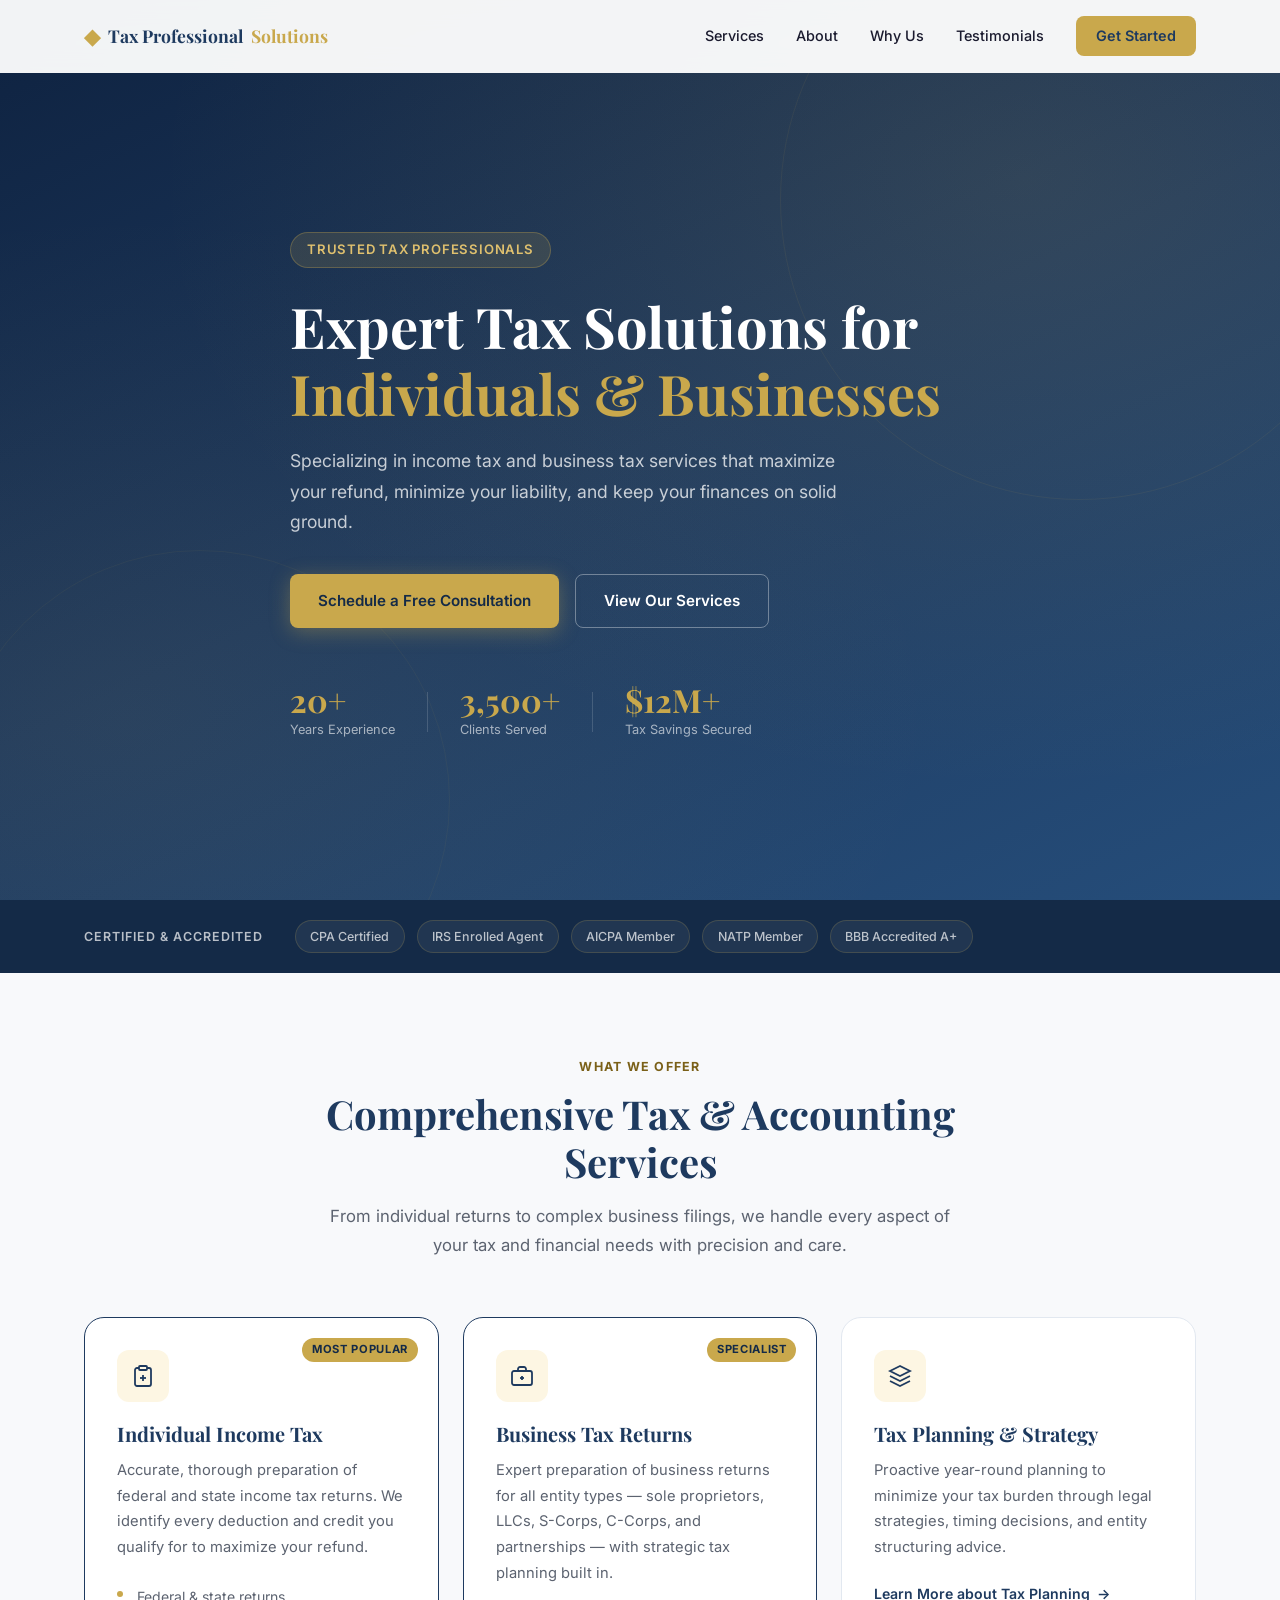
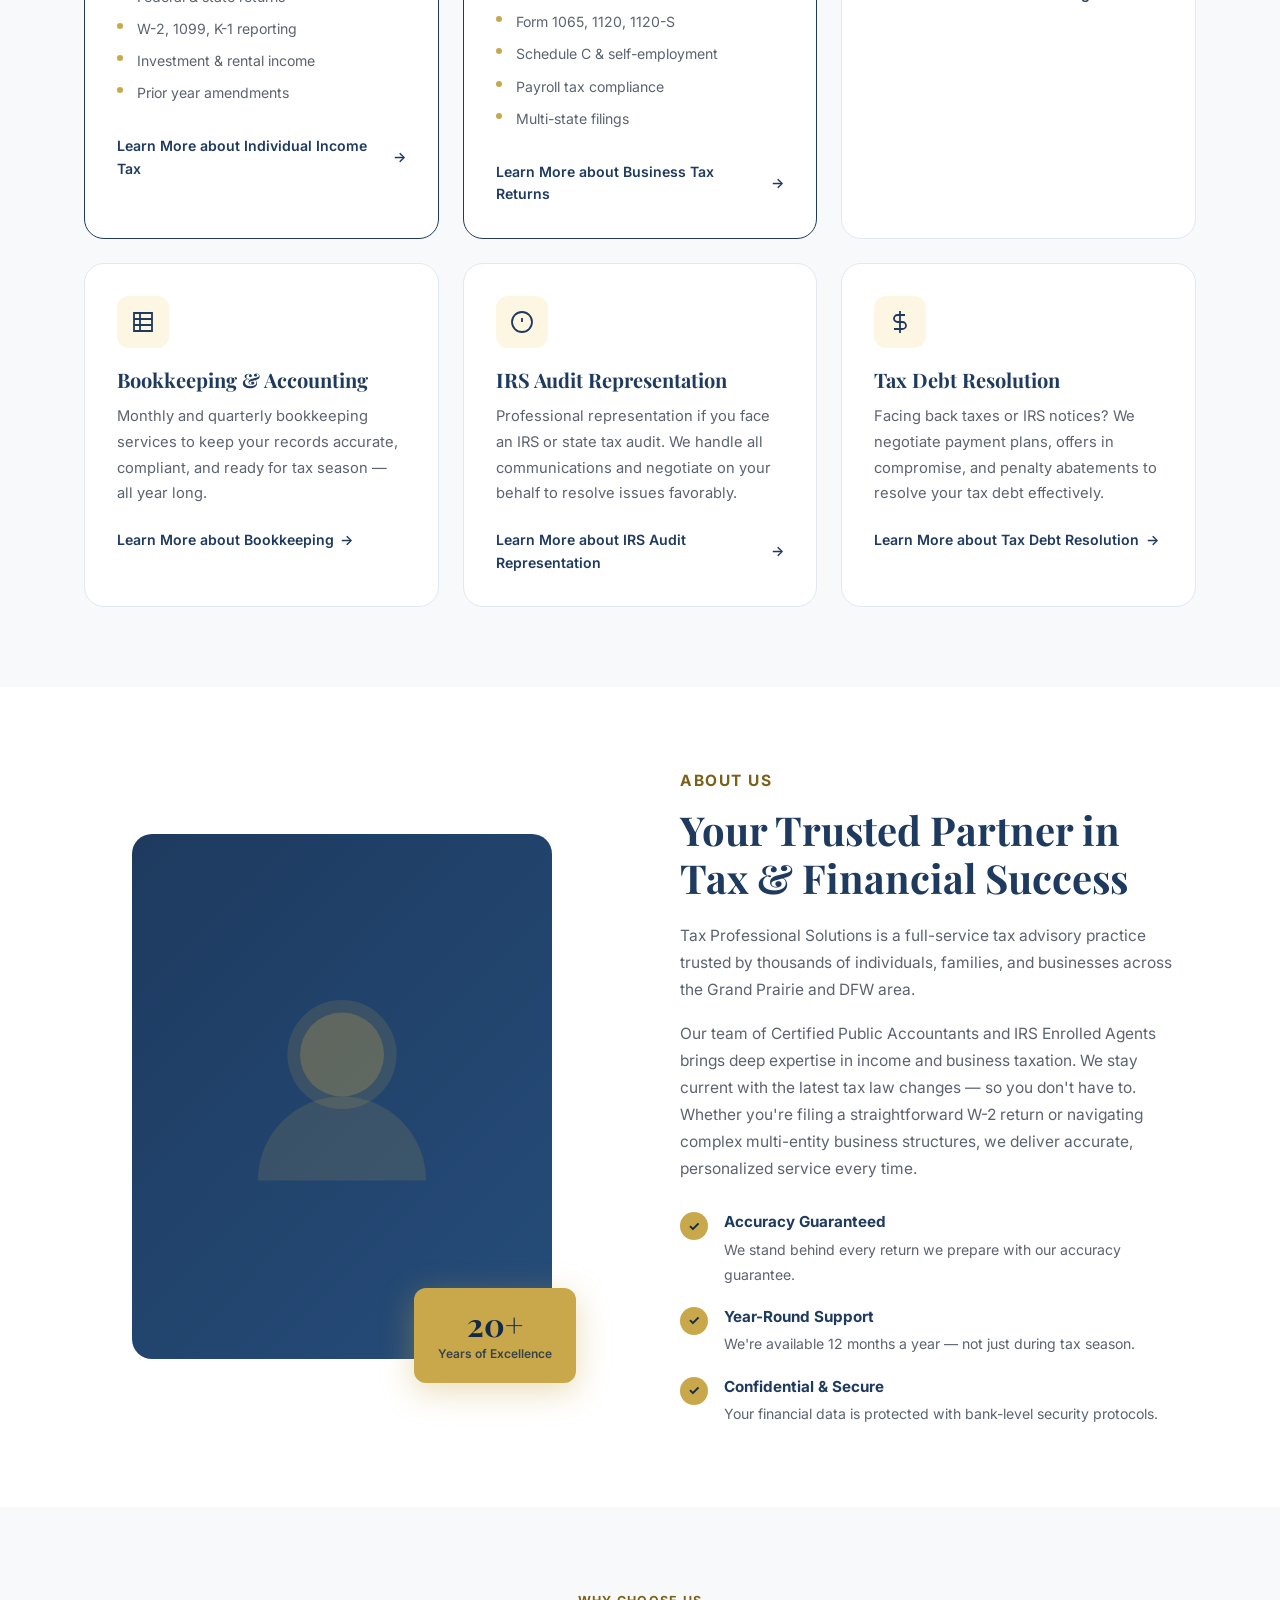
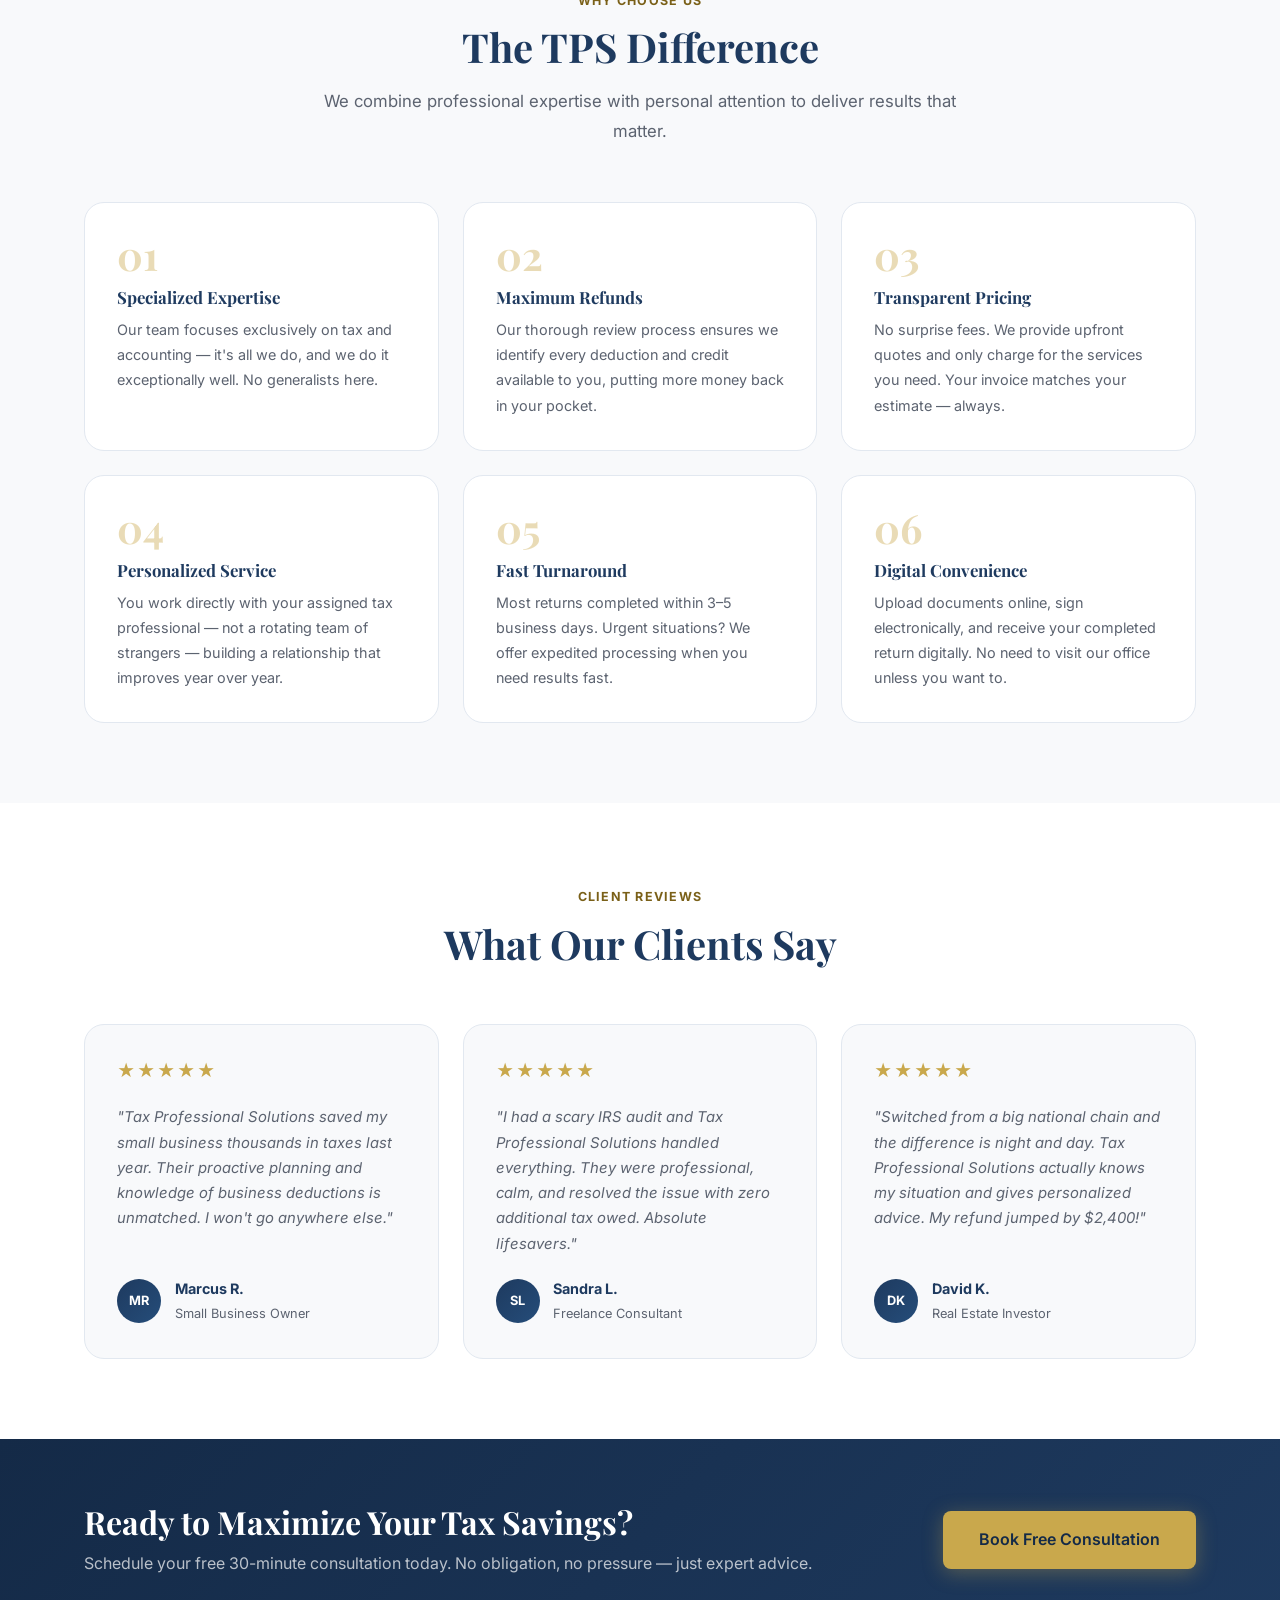
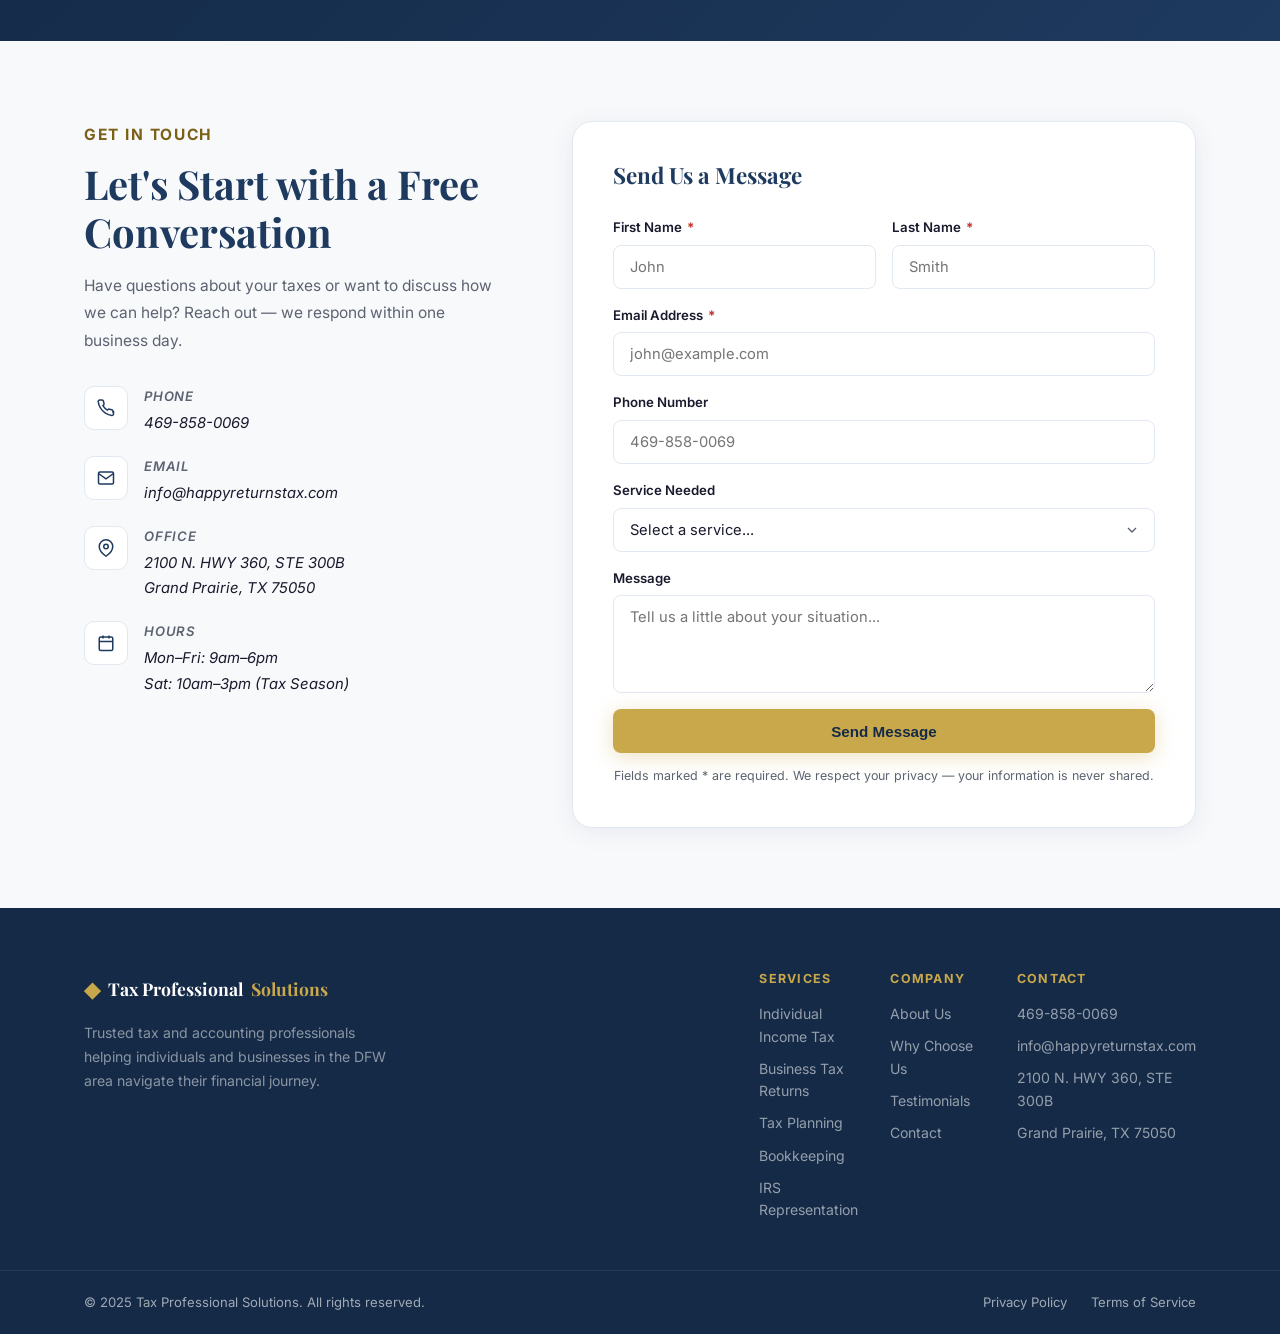
<file: index.html>
<!DOCTYPE html>
<html lang="en">
<head>
  <meta charset="UTF-8" />
  <meta name="viewport" content="width=device-width, initial-scale=1.0" />
  <title>Tax Professional Solutions | Income & Business Tax — Grand Prairie, TX</title>
  <meta name="description" content="Tax Professional Solutions provides expert income tax and business tax services in Grand Prairie, TX. Serving individuals, families, and businesses across the DFW area. Schedule a free consultation today." />
  <meta name="theme-color" content="#1e3a5f" />
  <link rel="icon" type="image/svg+xml" href="favicon.svg" />
  <link rel="stylesheet" href="style.css" />
  <link rel="preconnect" href="https://fonts.googleapis.com" />
  <link rel="preconnect" href="https://fonts.gstatic.com" crossorigin />
  <link href="https://fonts.googleapis.com/css2?family=Inter:wght@300;400;500;600;700;800&family=Playfair+Display:wght@600;700&display=swap" rel="stylesheet" />
</head>
<body>

  <!-- Skip navigation -->
  <a href="#main-content" class="skip-link">Skip to main content</a>

  <!-- Navigation -->
  <header class="navbar" id="navbar">
    <div class="container nav-inner">
      <a href="#home" class="logo" aria-label="Tax Professional Solutions — home">
        <span class="logo-icon" aria-hidden="true">&#9670;</span>
        Tax Professional <span>Solutions</span>
      </a>
      <nav class="nav-links" id="nav-links" aria-label="Main navigation">
        <a href="#services">Services</a>
        <a href="#about">About</a>
        <a href="#why-us">Why Us</a>
        <a href="#testimonials">Testimonials</a>
        <a href="#contact" class="btn-nav">Get Started</a>
      </nav>
      <button
        class="hamburger"
        id="hamburger"
        aria-label="Open navigation menu"
        aria-expanded="false"
        aria-controls="nav-links"
      >
        <span aria-hidden="true"></span>
        <span aria-hidden="true"></span>
        <span aria-hidden="true"></span>
      </button>
    </div>
  </header>

  <main id="main-content">

    <!-- Hero -->
    <section class="hero" id="home" aria-labelledby="hero-heading">
      <div class="hero-bg" aria-hidden="true"></div>
      <div class="container hero-content">
        <div class="hero-badge">Trusted Tax Professionals</div>
        <h1 id="hero-heading">Expert Tax Solutions for <span class="highlight">Individuals &amp; Businesses</span></h1>
        <p class="hero-sub">
          Specializing in income tax and business tax services that maximize your refund,
          minimize your liability, and keep your finances on solid ground.
        </p>
        <div class="hero-actions">
          <a href="#contact" class="btn btn-primary">Schedule a Free Consultation</a>
          <a href="#services" class="btn btn-outline">View Our Services</a>
        </div>
        <div class="hero-stats" aria-label="Company highlights">
          <div class="stat">
            <span class="stat-num" aria-label="Over 20">20+</span>
            <span class="stat-label">Years Experience</span>
          </div>
          <div class="stat-divider" aria-hidden="true"></div>
          <div class="stat">
            <span class="stat-num" aria-label="Over 3,500">3,500+</span>
            <span class="stat-label">Clients Served</span>
          </div>
          <div class="stat-divider" aria-hidden="true"></div>
          <div class="stat">
            <span class="stat-num" aria-label="Over $12 million">$12M+</span>
            <span class="stat-label">Tax Savings Secured</span>
          </div>
        </div>
      </div>
    </section>

    <!-- Trust Bar -->
    <section class="trust-bar" aria-label="Certifications and accreditations">
      <div class="container trust-inner">
        <span class="trust-label">Certified &amp; Accredited</span>
        <div class="trust-badges" role="list">
          <div class="badge" role="listitem">CPA Certified</div>
          <div class="badge" role="listitem">IRS Enrolled Agent</div>
          <div class="badge" role="listitem">AICPA Member</div>
          <div class="badge" role="listitem">NATP Member</div>
          <div class="badge" role="listitem">BBB Accredited A+</div>
        </div>
      </div>
    </section>

    <!-- Services -->
    <section class="services section" id="services" aria-labelledby="services-heading">
      <div class="container">
        <div class="section-header">
          <p class="section-tag" aria-hidden="true">What We Offer</p>
          <h2 id="services-heading">Comprehensive Tax &amp; Accounting Services</h2>
          <p class="section-sub">
            From individual returns to complex business filings, we handle every aspect
            of your tax and financial needs with precision and care.
          </p>
        </div>
        <div class="services-grid">

          <article class="service-card featured">
            <div class="service-icon" aria-hidden="true">
              <svg viewBox="0 0 24 24" fill="none" stroke="currentColor" stroke-width="1.8" focusable="false" aria-hidden="true"><path d="M16 4h2a2 2 0 0 1 2 2v14a2 2 0 0 1-2 2H6a2 2 0 0 1-2-2V6a2 2 0 0 1 2-2h2"/><rect x="8" y="2" width="8" height="4" rx="1" ry="1"/><line x1="12" y1="11" x2="12" y2="17"/><line x1="9" y1="14" x2="15" y2="14"/></svg>
            </div>
            <div class="service-badge" aria-label="Most Popular service">Most Popular</div>
            <h3>Individual Income Tax</h3>
            <p>Accurate, thorough preparation of federal and state income tax returns. We identify every deduction and credit you qualify for to maximize your refund.</p>
            <ul class="service-features">
              <li>Federal &amp; state returns</li>
              <li>W-2, 1099, K-1 reporting</li>
              <li>Investment &amp; rental income</li>
              <li>Prior year amendments</li>
            </ul>
            <a href="#contact" class="service-link">Learn More about Individual Income Tax <span aria-hidden="true">&rarr;</span></a>
          </article>

          <article class="service-card featured">
            <div class="service-icon" aria-hidden="true">
              <svg viewBox="0 0 24 24" fill="none" stroke="currentColor" stroke-width="1.8" focusable="false" aria-hidden="true"><rect x="2" y="7" width="20" height="14" rx="2"/><path d="M16 7V5a2 2 0 0 0-2-2h-4a2 2 0 0 0-2 2v2"/><line x1="12" y1="12" x2="12" y2="16"/><line x1="10" y1="14" x2="14" y2="14"/></svg>
            </div>
            <div class="service-badge" aria-label="Specialist service">Specialist</div>
            <h3>Business Tax Returns</h3>
            <p>Expert preparation of business returns for all entity types — sole proprietors, LLCs, S-Corps, C-Corps, and partnerships — with strategic tax planning built in.</p>
            <ul class="service-features">
              <li>Form 1065, 1120, 1120-S</li>
              <li>Schedule C &amp; self-employment</li>
              <li>Payroll tax compliance</li>
              <li>Multi-state filings</li>
            </ul>
            <a href="#contact" class="service-link">Learn More about Business Tax Returns <span aria-hidden="true">&rarr;</span></a>
          </article>

          <article class="service-card">
            <div class="service-icon" aria-hidden="true">
              <svg viewBox="0 0 24 24" fill="none" stroke="currentColor" stroke-width="1.8" focusable="false" aria-hidden="true"><path d="M12 2L2 7l10 5 10-5-10-5z"/><path d="M2 17l10 5 10-5"/><path d="M2 12l10 5 10-5"/></svg>
            </div>
            <h3>Tax Planning &amp; Strategy</h3>
            <p>Proactive year-round planning to minimize your tax burden through legal strategies, timing decisions, and entity structuring advice.</p>
            <a href="#contact" class="service-link">Learn More about Tax Planning <span aria-hidden="true">&rarr;</span></a>
          </article>

          <article class="service-card">
            <div class="service-icon" aria-hidden="true">
              <svg viewBox="0 0 24 24" fill="none" stroke="currentColor" stroke-width="1.8" focusable="false" aria-hidden="true"><path d="M3 3h18v18H3z"/><path d="M3 9h18M3 15h18M9 3v18"/></svg>
            </div>
            <h3>Bookkeeping &amp; Accounting</h3>
            <p>Monthly and quarterly bookkeeping services to keep your records accurate, compliant, and ready for tax season — all year long.</p>
            <a href="#contact" class="service-link">Learn More about Bookkeeping <span aria-hidden="true">&rarr;</span></a>
          </article>

          <article class="service-card">
            <div class="service-icon" aria-hidden="true">
              <svg viewBox="0 0 24 24" fill="none" stroke="currentColor" stroke-width="1.8" focusable="false" aria-hidden="true"><circle cx="12" cy="12" r="10"/><line x1="12" y1="8" x2="12" y2="12"/><line x1="12" y1="16" x2="12.01" y2="16"/></svg>
            </div>
            <h3>IRS Audit Representation</h3>
            <p>Professional representation if you face an IRS or state tax audit. We handle all communications and negotiate on your behalf to resolve issues favorably.</p>
            <a href="#contact" class="service-link">Learn More about IRS Audit Representation <span aria-hidden="true">&rarr;</span></a>
          </article>

          <article class="service-card">
            <div class="service-icon" aria-hidden="true">
              <svg viewBox="0 0 24 24" fill="none" stroke="currentColor" stroke-width="1.8" focusable="false" aria-hidden="true"><line x1="12" y1="1" x2="12" y2="23"/><path d="M17 5H9.5a3.5 3.5 0 1 0 0 7h5a3.5 3.5 0 1 1 0 7H6"/></svg>
            </div>
            <h3>Tax Debt Resolution</h3>
            <p>Facing back taxes or IRS notices? We negotiate payment plans, offers in compromise, and penalty abatements to resolve your tax debt effectively.</p>
            <a href="#contact" class="service-link">Learn More about Tax Debt Resolution <span aria-hidden="true">&rarr;</span></a>
          </article>

        </div>
      </div>
    </section>

    <!-- About -->
    <section class="about section" id="about" aria-labelledby="about-heading">
      <div class="container about-inner">
        <div class="about-visual">
          <div class="about-img-wrap">
            <div class="about-img-placeholder" role="img" aria-label="Illustration representing the Tax Professional Solutions team">
              <svg viewBox="0 0 120 120" fill="none" aria-hidden="true" focusable="false"><circle cx="60" cy="40" r="26" fill="#c9a84c" opacity="0.15"/><circle cx="60" cy="40" r="20" fill="#c9a84c" opacity="0.25"/><path d="M20 100c0-22.1 17.9-40 40-40s40 17.9 40 40" fill="#c9a84c" opacity="0.15"/></svg>
            </div>
            <div class="about-card-float" aria-hidden="true">
              <span class="float-num">20+</span>
              <span class="float-label">Years of Excellence</span>
            </div>
          </div>
        </div>
        <div class="about-text">
          <p class="section-tag" aria-hidden="true">About Us</p>
          <h2 id="about-heading">Your Trusted Partner in Tax &amp; Financial Success</h2>
          <p>
            Tax Professional Solutions is a full-service tax advisory practice trusted by thousands
            of individuals, families, and businesses across the Grand Prairie and DFW area.
          </p>
          <p>
            Our team of Certified Public Accountants and IRS Enrolled Agents brings deep expertise
            in income and business taxation. We stay current with the latest tax law changes — so you
            don't have to. Whether you're filing a straightforward W-2 return or navigating complex
            multi-entity business structures, we deliver accurate, personalized service every time.
          </p>
          <div class="about-values">
            <div class="value-item">
              <div class="value-icon" aria-hidden="true">&#10003;</div>
              <div>
                <strong>Accuracy Guaranteed</strong>
                <p>We stand behind every return we prepare with our accuracy guarantee.</p>
              </div>
            </div>
            <div class="value-item">
              <div class="value-icon" aria-hidden="true">&#10003;</div>
              <div>
                <strong>Year-Round Support</strong>
                <p>We're available 12 months a year — not just during tax season.</p>
              </div>
            </div>
            <div class="value-item">
              <div class="value-icon" aria-hidden="true">&#10003;</div>
              <div>
                <strong>Confidential &amp; Secure</strong>
                <p>Your financial data is protected with bank-level security protocols.</p>
              </div>
            </div>
          </div>
        </div>
      </div>
    </section>

    <!-- Why Us -->
    <section class="why-us section" id="why-us" aria-labelledby="why-heading">
      <div class="container">
        <div class="section-header">
          <p class="section-tag" aria-hidden="true">Why Choose Us</p>
          <h2 id="why-heading">The TPS Difference</h2>
          <p class="section-sub">We combine professional expertise with personal attention to deliver results that matter.</p>
        </div>
        <div class="why-grid">
          <div class="why-card">
            <div class="why-num" aria-hidden="true">01</div>
            <h3>Specialized Expertise</h3>
            <p>Our team focuses exclusively on tax and accounting — it's all we do, and we do it exceptionally well. No generalists here.</p>
          </div>
          <div class="why-card">
            <div class="why-num" aria-hidden="true">02</div>
            <h3>Maximum Refunds</h3>
            <p>Our thorough review process ensures we identify every deduction and credit available to you, putting more money back in your pocket.</p>
          </div>
          <div class="why-card">
            <div class="why-num" aria-hidden="true">03</div>
            <h3>Transparent Pricing</h3>
            <p>No surprise fees. We provide upfront quotes and only charge for the services you need. Your invoice matches your estimate — always.</p>
          </div>
          <div class="why-card">
            <div class="why-num" aria-hidden="true">04</div>
            <h3>Personalized Service</h3>
            <p>You work directly with your assigned tax professional — not a rotating team of strangers — building a relationship that improves year over year.</p>
          </div>
          <div class="why-card">
            <div class="why-num" aria-hidden="true">05</div>
            <h3>Fast Turnaround</h3>
            <p>Most returns completed within 3–5 business days. Urgent situations? We offer expedited processing when you need results fast.</p>
          </div>
          <div class="why-card">
            <div class="why-num" aria-hidden="true">06</div>
            <h3>Digital Convenience</h3>
            <p>Upload documents online, sign electronically, and receive your completed return digitally. No need to visit our office unless you want to.</p>
          </div>
        </div>
      </div>
    </section>

    <!-- Testimonials -->
    <section class="testimonials section" id="testimonials" aria-labelledby="testimonials-heading">
      <div class="container">
        <div class="section-header">
          <p class="section-tag" aria-hidden="true">Client Reviews</p>
          <h2 id="testimonials-heading">What Our Clients Say</h2>
        </div>
        <div class="testimonials-grid">
          <article class="testimonial-card">
            <div class="stars" role="img" aria-label="5 out of 5 stars"><span aria-hidden="true">&#9733;&#9733;&#9733;&#9733;&#9733;</span></div>
            <p>"Tax Professional Solutions saved my small business thousands in taxes last year. Their proactive planning and knowledge of business deductions is unmatched. I won't go anywhere else."</p>
            <div class="testimonial-author">
              <div class="author-avatar" aria-hidden="true">MR</div>
              <div>
                <strong>Marcus R.</strong>
                <span>Small Business Owner</span>
              </div>
            </div>
          </article>
          <article class="testimonial-card">
            <div class="stars" role="img" aria-label="5 out of 5 stars"><span aria-hidden="true">&#9733;&#9733;&#9733;&#9733;&#9733;</span></div>
            <p>"I had a scary IRS audit and Tax Professional Solutions handled everything. They were professional, calm, and resolved the issue with zero additional tax owed. Absolute lifesavers."</p>
            <div class="testimonial-author">
              <div class="author-avatar" aria-hidden="true">SL</div>
              <div>
                <strong>Sandra L.</strong>
                <span>Freelance Consultant</span>
              </div>
            </div>
          </article>
          <article class="testimonial-card">
            <div class="stars" role="img" aria-label="5 out of 5 stars"><span aria-hidden="true">&#9733;&#9733;&#9733;&#9733;&#9733;</span></div>
            <p>"Switched from a big national chain and the difference is night and day. Tax Professional Solutions actually knows my situation and gives personalized advice. My refund jumped by $2,400!"</p>
            <div class="testimonial-author">
              <div class="author-avatar" aria-hidden="true">DK</div>
              <div>
                <strong>David K.</strong>
                <span>Real Estate Investor</span>
              </div>
            </div>
          </article>
        </div>
      </div>
    </section>

    <!-- CTA Banner -->
    <section class="cta-banner" aria-labelledby="cta-heading">
      <div class="container cta-inner">
        <div class="cta-text">
          <h2 id="cta-heading">Ready to Maximize Your Tax Savings?</h2>
          <p>Schedule your free 30-minute consultation today. No obligation, no pressure — just expert advice.</p>
        </div>
        <a href="#contact" class="btn btn-primary btn-lg">Book Free Consultation</a>
      </div>
    </section>

    <!-- Contact -->
    <section class="contact section" id="contact" aria-labelledby="contact-heading">
      <div class="container contact-inner">
        <div class="contact-info">
          <p class="section-tag" aria-hidden="true">Get In Touch</p>
          <h2 id="contact-heading">Let's Start with a Free Conversation</h2>
          <p>Have questions about your taxes or want to discuss how we can help? Reach out — we respond within one business day.</p>
          <address class="contact-details">
            <div class="contact-item">
              <div class="contact-icon" aria-hidden="true">
                <svg viewBox="0 0 24 24" fill="none" stroke="currentColor" stroke-width="2" focusable="false" aria-hidden="true"><path d="M22 16.92v3a2 2 0 0 1-2.18 2 19.79 19.79 0 0 1-8.63-3.07A19.5 19.5 0 0 1 4.69 12 19.79 19.79 0 0 1 1.61 3.41 2 2 0 0 1 3.6 1.22h3a2 2 0 0 1 2 1.72c.127.96.361 1.903.7 2.81a2 2 0 0 1-.45 2.11L7.91 8.78a16 16 0 0 0 6 6l.72-.72a2 2 0 0 1 2.11-.45c.907.339 1.85.573 2.81.7A2 2 0 0 1 21.22 16.92z"/></svg>
              </div>
              <div>
                <strong>Phone</strong>
                <a href="tel:4698580069" class="contact-link">469-858-0069</a>
              </div>
            </div>
            <div class="contact-item">
              <div class="contact-icon" aria-hidden="true">
                <svg viewBox="0 0 24 24" fill="none" stroke="currentColor" stroke-width="2" focusable="false" aria-hidden="true"><path d="M4 4h16c1.1 0 2 .9 2 2v12c0 1.1-.9 2-2 2H4c-1.1 0-2-.9-2-2V6c0-1.1.9-2 2-2z"/><polyline points="22,6 12,13 2,6"/></svg>
              </div>
              <div>
                <strong>Email</strong>
                <a href="mailto:info@happyreturnstax.com" class="contact-link">info@happyreturnstax.com</a>
              </div>
            </div>
            <div class="contact-item">
              <div class="contact-icon" aria-hidden="true">
                <svg viewBox="0 0 24 24" fill="none" stroke="currentColor" stroke-width="2" focusable="false" aria-hidden="true"><path d="M21 10c0 7-9 13-9 13s-9-6-9-13a9 9 0 0 1 18 0z"/><circle cx="12" cy="10" r="3"/></svg>
              </div>
              <div>
                <strong>Office</strong>
                <span>2100 N. HWY 360, STE 300B<br />Grand Prairie, TX 75050</span>
              </div>
            </div>
            <div class="contact-item">
              <div class="contact-icon" aria-hidden="true">
                <svg viewBox="0 0 24 24" fill="none" stroke="currentColor" stroke-width="2" focusable="false" aria-hidden="true"><rect x="3" y="4" width="18" height="18" rx="2" ry="2"/><line x1="16" y1="2" x2="16" y2="6"/><line x1="8" y1="2" x2="8" y2="6"/><line x1="3" y1="10" x2="21" y2="10"/></svg>
              </div>
              <div>
                <strong>Hours</strong>
                <span>Mon–Fri: 9am–6pm<br />Sat: 10am–3pm (Tax Season)</span>
              </div>
            </div>
          </address>
        </div>
        <div class="contact-form-wrap">
          <form class="contact-form" id="contact-form" onsubmit="handleSubmit(event)" novalidate>
            <h3>Send Us a Message</h3>
            <div class="form-row">
              <div class="form-group">
                <label for="first-name">First Name <span class="required" aria-hidden="true">*</span></label>
                <input type="text" id="first-name" name="first-name" placeholder="John" required autocomplete="given-name" aria-required="true" />
              </div>
              <div class="form-group">
                <label for="last-name">Last Name <span class="required" aria-hidden="true">*</span></label>
                <input type="text" id="last-name" name="last-name" placeholder="Smith" required autocomplete="family-name" aria-required="true" />
              </div>
            </div>
            <div class="form-group">
              <label for="email">Email Address <span class="required" aria-hidden="true">*</span></label>
              <input type="email" id="email" name="email" placeholder="john@example.com" required autocomplete="email" aria-required="true" />
            </div>
            <div class="form-group">
              <label for="phone">Phone Number</label>
              <input type="tel" id="phone" name="phone" placeholder="469-858-0069" autocomplete="tel" />
            </div>
            <div class="form-group">
              <label for="service">Service Needed</label>
              <select id="service" name="service">
                <option value="">Select a service...</option>
                <option value="individual-tax">Individual Income Tax</option>
                <option value="business-tax">Business Tax Return</option>
                <option value="tax-planning">Tax Planning &amp; Strategy</option>
                <option value="bookkeeping">Bookkeeping &amp; Accounting</option>
                <option value="irs-audit">IRS Audit Representation</option>
                <option value="tax-debt">Tax Debt Resolution</option>
                <option value="other">Other / Not Sure</option>
              </select>
            </div>
            <div class="form-group">
              <label for="message">Message</label>
              <textarea id="message" name="message" rows="4" placeholder="Tell us a little about your situation..."></textarea>
            </div>
            <button type="submit" class="btn btn-primary btn-full">Send Message</button>
            <p class="form-note">Fields marked <span aria-hidden="true">*</span><span class="sr-only">with an asterisk</span> are required. We respect your privacy — your information is never shared.</p>
          </form>
          <div class="form-success" id="form-success" role="alert" aria-live="polite" tabindex="-1" style="display:none;">
            <div class="success-icon" aria-hidden="true">&#10003;</div>
            <h3>Message Received!</h3>
            <p>Thank you for reaching out. A member of our team will contact you within one business day.</p>
          </div>
        </div>
      </div>
    </section>

  </main>

  <!-- Footer -->
  <footer class="footer">
    <div class="container footer-inner">
      <div class="footer-brand">
        <a href="#home" class="logo logo-light" aria-label="Tax Professional Solutions — back to top">
          <span class="logo-icon" aria-hidden="true">&#9670;</span>
          Tax Professional <span>Solutions</span>
        </a>
        <p>Trusted tax and accounting professionals helping individuals and businesses in the DFW area navigate their financial journey.</p>
      </div>
      <div class="footer-links">
        <nav class="footer-col" aria-label="Services navigation">
          <h4>Services</h4>
          <ul>
            <li><a href="#services">Individual Income Tax</a></li>
            <li><a href="#services">Business Tax Returns</a></li>
            <li><a href="#services">Tax Planning</a></li>
            <li><a href="#services">Bookkeeping</a></li>
            <li><a href="#services">IRS Representation</a></li>
          </ul>
        </nav>
        <nav class="footer-col" aria-label="Company navigation">
          <h4>Company</h4>
          <ul>
            <li><a href="#about">About Us</a></li>
            <li><a href="#why-us">Why Choose Us</a></li>
            <li><a href="#testimonials">Testimonials</a></li>
            <li><a href="#contact">Contact</a></li>
          </ul>
        </nav>
        <div class="footer-col">
          <h4>Contact</h4>
          <ul>
            <li><a href="tel:4698580069" class="footer-contact-link">469-858-0069</a></li>
            <li><a href="mailto:info@happyreturnstax.com" class="footer-contact-link">info@happyreturnstax.com</a></li>
            <li>2100 N. HWY 360, STE 300B</li>
            <li>Grand Prairie, TX 75050</li>
          </ul>
        </div>
      </div>
    </div>
    <div class="footer-bottom">
      <div class="container">
        <p>&copy; 2025 Tax Professional Solutions. All rights reserved.</p>
        <nav class="footer-legal" aria-label="Legal links">
          <a href="#">Privacy Policy</a>
          <a href="#">Terms of Service</a>
        </nav>
      </div>
    </div>
  </footer>

  <script>
    // Sticky nav shadow
    const navbar = document.getElementById('navbar');
    window.addEventListener('scroll', () => {
      navbar.classList.toggle('scrolled', window.scrollY > 20);
    });

    // Mobile hamburger — toggles aria-expanded
    const hamburger = document.getElementById('hamburger');
    const navLinks = document.getElementById('nav-links');
    hamburger.addEventListener('click', () => {
      const isOpen = navLinks.classList.toggle('open');
      hamburger.classList.toggle('active', isOpen);
      hamburger.setAttribute('aria-expanded', isOpen ? 'true' : 'false');
      hamburger.setAttribute('aria-label', isOpen ? 'Close navigation menu' : 'Open navigation menu');
    });
    navLinks.querySelectorAll('a').forEach(link => {
      link.addEventListener('click', () => {
        navLinks.classList.remove('open');
        hamburger.classList.remove('active');
        hamburger.setAttribute('aria-expanded', 'false');
        hamburger.setAttribute('aria-label', 'Open navigation menu');
      });
    });

    // Close nav on Escape key
    document.addEventListener('keydown', (e) => {
      if (e.key === 'Escape' && navLinks.classList.contains('open')) {
        navLinks.classList.remove('open');
        hamburger.classList.remove('active');
        hamburger.setAttribute('aria-expanded', 'false');
        hamburger.setAttribute('aria-label', 'Open navigation menu');
        hamburger.focus();
      }
    });

    // Smooth scroll
    document.querySelectorAll('a[href^="#"]').forEach(anchor => {
      anchor.addEventListener('click', function(e) {
        const target = document.querySelector(this.getAttribute('href'));
        if (target) {
          e.preventDefault();
          const offset = 80;
          const top = target.getBoundingClientRect().top + window.scrollY - offset;
          window.scrollTo({ top, behavior: 'smooth' });
          // Move focus to target for keyboard/screen reader users
          target.setAttribute('tabindex', '-1');
          target.focus({ preventScroll: true });
        }
      });
    });

    // Form submit — move focus to success message for screen readers
    function handleSubmit(e) {
      e.preventDefault();
      document.getElementById('contact-form').style.display = 'none';
      const success = document.getElementById('form-success');
      success.style.display = 'flex';
      success.focus();
    }

    // Intersection observer for fade-in animations (respects reduced-motion)
    const prefersReducedMotion = window.matchMedia('(prefers-reduced-motion: reduce)').matches;
    if (!prefersReducedMotion) {
      const observer = new IntersectionObserver((entries) => {
        entries.forEach(entry => {
          if (entry.isIntersecting) {
            entry.target.classList.add('visible');
          }
        });
      }, { threshold: 0.1 });
      document.querySelectorAll('.service-card, .why-card, .testimonial-card').forEach(el => {
        observer.observe(el);
      });
    } else {
      // Show all cards immediately if user prefers reduced motion
      document.querySelectorAll('.service-card, .why-card, .testimonial-card').forEach(el => {
        el.classList.add('visible');
      });
    }
  </script>
</body>
</html>
</file>
<file: style.css>
/* ============================================================
   Tax Professional Solutions — Website Styles
   Color Palette: Navy #1e3a5f | Gold #c9a84c | White #ffffff
   ============================================================ */

*, *::before, *::after {
  box-sizing: border-box;
  margin: 0;
  padding: 0;
}

:root {
  --navy: #1e3a5f;
  --navy-dark: #142a47;
  --navy-light: #254d7a;
  --gold: #c9a84c;
  --gold-light: #dfc06e;
  --gold-pale: #fdf6e3;
  /* Darker gold for text on light backgrounds — passes WCAG AA 4.5:1 on white */
  --gold-accessible: #7a6018;
  --white: #ffffff;
  --off-white: #f8f9fb;
  --text: #1a1a2e;
  --text-muted: #5c6370;
  --border: #e2e8f0;
  --shadow: rgba(30, 58, 95, 0.08);
  --shadow-md: rgba(30, 58, 95, 0.14);
  --radius: 12px;
  --radius-lg: 20px;
  --focus-ring: 0 0 0 3px #c9a84c;
}

html {
  scroll-behavior: smooth;
}

html, body {
  overflow-x: hidden;
}

/* ============================================================
   ACCESSIBILITY — Skip link, focus styles, screen-reader utils
   ============================================================ */

.skip-link {
  position: absolute;
  top: -100%;
  left: 1rem;
  background: var(--navy);
  color: var(--white);
  padding: 0.75rem 1.25rem;
  border-radius: 0 0 var(--radius) var(--radius);
  font-weight: 600;
  font-size: 0.9rem;
  text-decoration: none;
  z-index: 9999;
  transition: top 0.2s;
}

.skip-link:focus {
  top: 0;
  outline: 3px solid var(--gold);
  outline-offset: 2px;
}

/* Screen-reader only utility */
.sr-only {
  position: absolute;
  width: 1px;
  height: 1px;
  padding: 0;
  margin: -1px;
  overflow: hidden;
  clip: rect(0, 0, 0, 0);
  white-space: nowrap;
  border: 0;
}

/* Global focus-visible ring — consistent and clearly visible */
:focus-visible {
  outline: 3px solid var(--gold);
  outline-offset: 3px;
  border-radius: 4px;
}

/* Remove focus ring when using mouse (only show for keyboard) */
:focus:not(:focus-visible) {
  outline: none;
}

/* Required field marker */
.required { color: #c0392b; font-weight: 700; margin-left: 2px; }

/* Footer contact links */
.footer-contact-link {
  color: rgba(255, 255, 255, 0.55);
  text-decoration: none;
  transition: color 0.2s;
}
.footer-contact-link:hover,
.footer-contact-link:focus-visible { color: var(--gold-light); }

body {
  font-family: 'Inter', -apple-system, BlinkMacSystemFont, 'Segoe UI', sans-serif;
  color: var(--text);
  background: var(--white);
  line-height: 1.6;
  -webkit-font-smoothing: antialiased;
}

.container {
  max-width: 1160px;
  margin: 0 auto;
  padding: 0 1.5rem;
}

.section {
  padding: 5rem 0;
}

/* ============================================================
   TYPOGRAPHY
   ============================================================ */

h1, h2, h3, h4 {
  font-family: 'Playfair Display', Georgia, serif;
  line-height: 1.2;
  color: var(--navy);
}

h1 { font-size: clamp(2.2rem, 5vw, 3.5rem); }
h2 { font-size: clamp(1.8rem, 3.5vw, 2.5rem); }
h3 { font-size: 1.25rem; }

p { color: var(--text-muted); line-height: 1.75; }

/* ============================================================
   NAVIGATION
   ============================================================ */

.navbar {
  position: fixed;
  top: 0;
  left: 0;
  right: 0;
  z-index: 1000;
  background: rgba(255, 255, 255, 0.95);
  backdrop-filter: blur(12px);
  border-bottom: 1px solid transparent;
  transition: border-color 0.3s, box-shadow 0.3s;
}

.navbar.scrolled {
  border-color: var(--border);
  box-shadow: 0 2px 20px var(--shadow);
}

.nav-inner {
  display: flex;
  align-items: center;
  justify-content: space-between;
  height: 72px;
}

.logo {
  display: flex;
  align-items: center;
  gap: 0.5rem;
  text-decoration: none;
  font-weight: 700;
  font-size: 1.1rem;
  color: var(--navy);
  font-family: 'Playfair Display', serif;
}

.logo span { color: var(--gold); }

.logo-icon {
  color: var(--gold);
  font-size: 1.3rem;
}

.nav-links {
  display: flex;
  align-items: center;
  gap: 2rem;
  list-style: none;
}

.nav-links a {
  text-decoration: none;
  color: var(--text);
  font-size: 0.9rem;
  font-weight: 500;
  transition: color 0.2s;
}

.nav-links a:hover { color: var(--navy); }

.btn-nav {
  background: var(--gold) !important;
  color: var(--navy) !important;
  padding: 0.55rem 1.25rem;
  border-radius: 8px;
  font-weight: 600 !important;
  transition: background 0.2s, transform 0.2s !important;
}

.btn-nav:hover {
  background: var(--gold-light) !important;
  transform: translateY(-1px);
}

.hamburger {
  display: none;
  flex-direction: column;
  gap: 5px;
  background: none;
  border: none;
  cursor: pointer;
  padding: 4px;
}

.hamburger span {
  display: block;
  width: 24px;
  height: 2px;
  background: var(--navy);
  border-radius: 2px;
  transition: transform 0.3s, opacity 0.3s;
}

.hamburger.active span:nth-child(1) { transform: rotate(45deg) translate(5px, 5px); }
.hamburger.active span:nth-child(2) { opacity: 0; }
.hamburger.active span:nth-child(3) { transform: rotate(-45deg) translate(5px, -5px); }

/* ============================================================
   HERO
   ============================================================ */

.hero {
  position: relative;
  min-height: 100vh;
  display: flex;
  align-items: center;
  background: linear-gradient(155deg, #0e2240 0%, #1e3a5f 50%, #254d7a 100%);
  overflow: hidden;
  padding-top: 72px;
}

.hero-bg {
  position: absolute;
  inset: 0;
  background:
    radial-gradient(ellipse at 80% 20%, rgba(201, 168, 76, 0.12) 0%, transparent 60%),
    radial-gradient(ellipse at 10% 80%, rgba(201, 168, 76, 0.07) 0%, transparent 50%);
}

.hero-bg::before {
  content: '';
  position: absolute;
  top: -100px;
  right: -100px;
  width: 600px;
  height: 600px;
  border-radius: 50%;
  border: 1px solid rgba(201, 168, 76, 0.08);
}

.hero-bg::after {
  content: '';
  position: absolute;
  bottom: -150px;
  left: -50px;
  width: 500px;
  height: 500px;
  border-radius: 50%;
  border: 1px solid rgba(201, 168, 76, 0.06);
}

.hero-content {
  position: relative;
  z-index: 1;
  padding: 4rem 1.5rem;
}

.hero-badge {
  display: inline-block;
  background: rgba(201, 168, 76, 0.15);
  border: 1px solid rgba(201, 168, 76, 0.3);
  color: var(--gold-light);
  font-size: 0.82rem;
  font-weight: 600;
  letter-spacing: 0.06em;
  text-transform: uppercase;
  padding: 0.4rem 1rem;
  border-radius: 50px;
  margin-bottom: 1.5rem;
}

.hero h1 {
  color: var(--white);
  margin-bottom: 1.25rem;
  max-width: 700px;
}

.hero h1 .highlight {
  color: var(--gold);
}

.hero-sub {
  color: rgba(255, 255, 255, 0.75);
  font-size: 1.1rem;
  max-width: 580px;
  margin-bottom: 2.25rem;
}

.hero-actions {
  display: flex;
  gap: 1rem;
  flex-wrap: wrap;
  margin-bottom: 3.5rem;
}

.btn {
  display: inline-flex;
  align-items: center;
  justify-content: center;
  gap: 0.5rem;
  padding: 0.85rem 1.75rem;
  border-radius: 8px;
  font-size: 0.95rem;
  font-weight: 600;
  text-decoration: none;
  border: none;
  cursor: pointer;
  transition: transform 0.2s, box-shadow 0.2s, background 0.2s;
}

.btn:hover { transform: translateY(-2px); }

.btn-primary {
  background: var(--gold);
  color: var(--navy-dark);
  box-shadow: 0 4px 20px rgba(201, 168, 76, 0.35);
}

.btn-primary:hover {
  background: var(--gold-light);
  box-shadow: 0 6px 28px rgba(201, 168, 76, 0.45);
}

.btn-outline {
  background: transparent;
  color: var(--white);
  border: 1.5px solid rgba(255, 255, 255, 0.35);
}

.btn-outline:hover {
  background: rgba(255, 255, 255, 0.08);
  border-color: rgba(255, 255, 255, 0.6);
}

.btn-lg {
  padding: 1rem 2.25rem;
  font-size: 1rem;
}

.btn-full {
  width: 100%;
}

.hero-stats {
  display: flex;
  align-items: center;
  gap: 2rem;
  flex-wrap: wrap;
}

.stat { display: flex; flex-direction: column; }

.stat-num {
  font-family: 'Playfair Display', serif;
  font-size: 2rem;
  font-weight: 700;
  color: var(--gold);
  line-height: 1;
}

.stat-label {
  font-size: 0.8rem;
  color: rgba(255, 255, 255, 0.6);
  margin-top: 0.25rem;
}

.stat-divider {
  width: 1px;
  height: 40px;
  background: rgba(255, 255, 255, 0.15);
}

/* ============================================================
   TRUST BAR
   ============================================================ */

.trust-bar {
  background: var(--navy-dark);
  padding: 1.25rem 0;
}

.trust-inner {
  display: flex;
  align-items: center;
  gap: 2rem;
  flex-wrap: wrap;
}

.trust-label {
  font-size: 0.78rem;
  font-weight: 600;
  text-transform: uppercase;
  letter-spacing: 0.08em;
  /* Increased from 0.4 to 0.7 opacity — now ~4.8:1 contrast on navy-dark */
  color: rgba(255, 255, 255, 0.7);
  white-space: nowrap;
}

.trust-badges {
  display: flex;
  gap: 0.75rem;
  flex-wrap: wrap;
}

.badge {
  padding: 0.35rem 0.9rem;
  background: rgba(255, 255, 255, 0.06);
  border: 1px solid rgba(201, 168, 76, 0.2);
  border-radius: 50px;
  font-size: 0.78rem;
  font-weight: 500;
  color: rgba(255, 255, 255, 0.7);
}

/* ============================================================
   SECTION HEADERS
   ============================================================ */

.section-header {
  text-align: center;
  max-width: 640px;
  margin: 0 auto 3.5rem;
}

.section-tag {
  display: inline-block;
  font-size: 0.78rem;
  font-weight: 700;
  text-transform: uppercase;
  letter-spacing: 0.1em;
  /* --gold-accessible (#7a6018) gives 5.4:1 contrast on white — passes WCAG AA */
  color: var(--gold-accessible);
  margin-bottom: 0.75rem;
}

.section-sub {
  margin-top: 1rem;
  font-size: 1.05rem;
}

/* ============================================================
   SERVICES
   ============================================================ */

.services {
  background: var(--off-white);
}

.services-grid {
  display: grid;
  grid-template-columns: repeat(3, 1fr);
  gap: 1.5rem;
}

.service-card {
  background: var(--white);
  border: 1px solid var(--border);
  border-radius: var(--radius-lg);
  padding: 2rem;
  position: relative;
  transition: transform 0.3s, box-shadow 0.3s, border-color 0.3s;
  opacity: 0;
  transform: translateY(20px);
}

.service-card.visible {
  opacity: 1;
  transform: translateY(0);
  transition: opacity 0.5s ease, transform 0.5s ease, box-shadow 0.3s, border-color 0.3s;
}

.service-card:hover {
  transform: translateY(-4px);
  box-shadow: 0 12px 40px var(--shadow-md);
  border-color: var(--gold);
}

.service-card.featured {
  border-color: var(--navy);
}

.service-card.featured:hover {
  border-color: var(--gold);
}

.service-icon {
  width: 52px;
  height: 52px;
  background: var(--gold-pale);
  border-radius: 12px;
  display: flex;
  align-items: center;
  justify-content: center;
  color: var(--navy);
  margin-bottom: 1.25rem;
}

.service-icon svg {
  width: 24px;
  height: 24px;
}

.service-badge {
  position: absolute;
  top: 1.25rem;
  right: 1.25rem;
  background: var(--gold);
  color: var(--navy-dark);
  font-size: 0.7rem;
  font-weight: 700;
  text-transform: uppercase;
  letter-spacing: 0.06em;
  padding: 0.2rem 0.6rem;
  border-radius: 50px;
}

.service-card h3 {
  margin-bottom: 0.75rem;
  color: var(--navy);
}

.service-card p {
  font-size: 0.92rem;
  margin-bottom: 1.25rem;
}

.service-features {
  list-style: none;
  margin-bottom: 1.5rem;
}

.service-features li {
  font-size: 0.88rem;
  color: var(--text-muted);
  padding: 0.3rem 0;
  padding-left: 1.25rem;
  position: relative;
}

.service-features li::before {
  content: '';
  position: absolute;
  left: 0;
  top: 0.7em;
  width: 6px;
  height: 6px;
  border-radius: 50%;
  background: var(--gold);
}

.service-link {
  display: inline-flex;
  align-items: center;
  gap: 0.4rem;
  font-size: 0.88rem;
  font-weight: 600;
  color: var(--navy);
  text-decoration: none;
  transition: gap 0.2s, color 0.2s;
}

.service-link:hover {
  gap: 0.65rem;
  color: var(--gold);
}

/* ============================================================
   ABOUT
   ============================================================ */

.about { background: var(--white); }

.about-inner {
  display: grid;
  grid-template-columns: 1fr 1fr;
  gap: 5rem;
  align-items: center;
}

.about-visual {
  display: flex;
  justify-content: center;
}

.about-img-wrap {
  position: relative;
  width: 100%;
  max-width: 420px;
}

.about-img-placeholder {
  width: 100%;
  aspect-ratio: 4/5;
  background: linear-gradient(135deg, var(--navy) 0%, var(--navy-light) 100%);
  border-radius: var(--radius-lg);
  display: flex;
  align-items: center;
  justify-content: center;
  overflow: hidden;
}

.about-img-placeholder svg {
  width: 60%;
  height: 60%;
}

.about-card-float {
  position: absolute;
  bottom: -1.5rem;
  right: -1.5rem;
  background: var(--gold);
  color: var(--navy-dark);
  border-radius: var(--radius);
  padding: 1.25rem 1.5rem;
  text-align: center;
  box-shadow: 0 8px 32px rgba(201, 168, 76, 0.4);
}

.float-num {
  display: block;
  font-family: 'Playfair Display', serif;
  font-size: 2rem;
  font-weight: 700;
  line-height: 1;
}

.float-label {
  display: block;
  font-size: 0.75rem;
  font-weight: 600;
  margin-top: 0.25rem;
  opacity: 0.8;
}

.about-text { padding-right: 1rem; }

.about-text .section-tag { display: block; margin-bottom: 0.75rem; }

.about-text h2 { margin-bottom: 1.25rem; }

.about-text > p {
  margin-bottom: 1rem;
  font-size: 0.97rem;
}

.about-values {
  margin-top: 1.75rem;
  display: flex;
  flex-direction: column;
  gap: 1.1rem;
}

.value-item {
  display: flex;
  gap: 1rem;
  align-items: flex-start;
}

.value-icon {
  flex-shrink: 0;
  width: 28px;
  height: 28px;
  background: var(--gold);
  color: var(--navy-dark);
  border-radius: 50%;
  display: flex;
  align-items: center;
  justify-content: center;
  font-weight: 700;
  font-size: 0.85rem;
  margin-top: 2px;
}

.value-item strong {
  display: block;
  font-size: 0.95rem;
  color: var(--navy);
  margin-bottom: 0.2rem;
}

.value-item p {
  font-size: 0.88rem;
  margin: 0;
}

/* ============================================================
   WHY US
   ============================================================ */

.why-us { background: var(--off-white); }

.why-grid {
  display: grid;
  grid-template-columns: repeat(3, 1fr);
  gap: 1.5rem;
}

.why-card {
  background: var(--white);
  border: 1px solid var(--border);
  border-radius: var(--radius-lg);
  padding: 2rem;
  transition: transform 0.3s, box-shadow 0.3s, border-color 0.3s;
  opacity: 0;
  transform: translateY(20px);
}

.why-card.visible {
  opacity: 1;
  transform: translateY(0);
  transition: opacity 0.5s ease, transform 0.5s ease, box-shadow 0.3s, border-color 0.3s;
}

.why-card:hover {
  transform: translateY(-4px);
  box-shadow: 0 10px 36px var(--shadow-md);
  border-color: var(--gold);
}

.why-num {
  font-family: 'Playfair Display', serif;
  font-size: 2.5rem;
  font-weight: 700;
  color: var(--gold);
  opacity: 0.4;
  line-height: 1;
  margin-bottom: 0.75rem;
}

.why-card h3 {
  font-size: 1.05rem;
  margin-bottom: 0.6rem;
}

.why-card p { font-size: 0.9rem; }

/* ============================================================
   TESTIMONIALS
   ============================================================ */

.testimonials { background: var(--white); }

.testimonials-grid {
  display: grid;
  grid-template-columns: repeat(3, 1fr);
  gap: 1.5rem;
}

.testimonial-card {
  background: var(--off-white);
  border: 1px solid var(--border);
  border-radius: var(--radius-lg);
  padding: 2rem;
  display: flex;
  flex-direction: column;
  gap: 1.25rem;
  transition: transform 0.3s, box-shadow 0.3s;
  opacity: 0;
  transform: translateY(20px);
}

.testimonial-card.visible {
  opacity: 1;
  transform: translateY(0);
  transition: opacity 0.5s ease, transform 0.5s ease, box-shadow 0.3s;
}

.testimonial-card:hover {
  transform: translateY(-4px);
  box-shadow: 0 10px 36px var(--shadow-md);
}

.stars {
  color: var(--gold);
  font-size: 1.1rem;
  letter-spacing: 2px;
}

.testimonial-card > p {
  font-size: 0.93rem;
  font-style: italic;
  line-height: 1.7;
  flex: 1;
}

.testimonial-author {
  display: flex;
  align-items: center;
  gap: 0.85rem;
}

.author-avatar {
  width: 44px;
  height: 44px;
  border-radius: 50%;
  background: linear-gradient(135deg, var(--navy), var(--navy-light));
  color: var(--white);
  font-size: 0.8rem;
  font-weight: 700;
  display: flex;
  align-items: center;
  justify-content: center;
  flex-shrink: 0;
}

.testimonial-author strong {
  display: block;
  font-size: 0.9rem;
  color: var(--navy);
}

.testimonial-author span {
  font-size: 0.8rem;
  color: var(--text-muted);
}

/* ============================================================
   CTA BANNER
   ============================================================ */

.cta-banner {
  background: linear-gradient(135deg, var(--navy-dark) 0%, var(--navy) 100%);
  padding: 4rem 0;
}

.cta-inner {
  display: flex;
  align-items: center;
  justify-content: space-between;
  gap: 2rem;
  flex-wrap: wrap;
}

.cta-text h2 {
  color: var(--white);
  margin-bottom: 0.5rem;
  font-size: clamp(1.5rem, 3vw, 2rem);
}

.cta-text p {
  color: rgba(255, 255, 255, 0.7);
  font-size: 1rem;
}

/* ============================================================
   CONTACT
   ============================================================ */

.contact { background: var(--off-white); }

.contact-inner {
  display: grid;
  grid-template-columns: 1fr 1fr;
  gap: 4rem;
  align-items: start;
}

.contact-info .section-tag { display: block; margin-bottom: 0.75rem; }

.contact-info h2 { margin-bottom: 1rem; }

.contact-info > p {
  font-size: 0.97rem;
  margin-bottom: 2rem;
}

.contact-details {
  display: flex;
  flex-direction: column;
  gap: 1.25rem;
}

.contact-item {
  display: flex;
  align-items: flex-start;
  gap: 1rem;
}

.contact-icon {
  width: 44px;
  height: 44px;
  background: var(--white);
  border: 1px solid var(--border);
  border-radius: 10px;
  display: flex;
  align-items: center;
  justify-content: center;
  flex-shrink: 0;
  color: var(--navy);
}

.contact-icon svg {
  width: 18px;
  height: 18px;
}

.contact-item strong {
  display: block;
  font-size: 0.82rem;
  font-weight: 600;
  text-transform: uppercase;
  letter-spacing: 0.06em;
  color: var(--text-muted);
  margin-bottom: 0.2rem;
}

.contact-item span {
  font-size: 0.93rem;
  color: var(--text);
  line-height: 1.5;
}

/* Form */
.contact-form-wrap {
  background: var(--white);
  border: 1px solid var(--border);
  border-radius: var(--radius-lg);
  padding: 2.5rem;
  box-shadow: 0 4px 24px var(--shadow);
}

.contact-form h3 {
  font-family: 'Playfair Display', serif;
  font-size: 1.4rem;
  color: var(--navy);
  margin-bottom: 1.75rem;
}

.form-row {
  display: grid;
  grid-template-columns: 1fr 1fr;
  gap: 1rem;
}

.form-group {
  display: flex;
  flex-direction: column;
  gap: 0.4rem;
  margin-bottom: 1rem;
}

.form-group label {
  font-size: 0.83rem;
  font-weight: 600;
  color: var(--text);
}

.form-group input,
.form-group select,
.form-group textarea {
  padding: 0.75rem 1rem;
  border: 1.5px solid var(--border);
  border-radius: 8px;
  font-size: 0.92rem;
  font-family: inherit;
  color: var(--text);
  background: var(--white);
  transition: border-color 0.2s, box-shadow 0.2s;
  outline: none;
}

.form-group input:focus,
.form-group select:focus,
.form-group textarea:focus {
  border-color: var(--navy);
  box-shadow: 0 0 0 3px rgba(30, 58, 95, 0.1);
}

.form-group select {
  appearance: none;
  background-image: url("data:image/svg+xml,%3Csvg xmlns='http://www.w3.org/2000/svg' viewBox='0 0 24 24' fill='none' stroke='%235c6370' stroke-width='2'%3E%3Cpolyline points='6 9 12 15 18 9'/%3E%3C/svg%3E");
  background-repeat: no-repeat;
  background-position: right 0.85rem center;
  background-size: 16px;
  padding-right: 2.5rem;
}

.form-group textarea { resize: vertical; }

.form-note {
  text-align: center;
  font-size: 0.78rem;
  color: var(--text-muted);
  margin-top: 0.75rem;
}

.form-success {
  display: flex;
  flex-direction: column;
  align-items: center;
  justify-content: center;
  text-align: center;
  padding: 3rem 1rem;
  gap: 1rem;
  min-height: 350px;
}

.success-icon {
  width: 72px;
  height: 72px;
  background: #22c55e;
  color: #fff;
  border-radius: 50%;
  display: flex;
  align-items: center;
  justify-content: center;
  font-size: 2rem;
  font-weight: 700;
}

.form-success h3 { color: var(--navy); font-size: 1.5rem; }
.form-success p { font-size: 0.95rem; max-width: 300px; }

/* ============================================================
   FOOTER
   ============================================================ */

.footer {
  background: var(--navy-dark);
  color: rgba(255, 255, 255, 0.65);
}

.footer-inner {
  display: grid;
  grid-template-columns: 1.4fr 1fr;
  gap: 4rem;
  padding: 4rem 1.5rem 3rem;
  max-width: 1160px;
  margin: 0 auto;
}

.footer-brand .logo-light {
  color: var(--white);
  margin-bottom: 1rem;
  display: inline-flex;
}

.footer-brand p {
  font-size: 0.88rem;
  color: rgba(255, 255, 255, 0.5);
  max-width: 320px;
  line-height: 1.7;
}

.footer-links {
  display: grid;
  grid-template-columns: repeat(3, 1fr);
  gap: 2rem;
}

.footer-col h4 {
  font-family: 'Inter', sans-serif;
  font-size: 0.78rem;
  font-weight: 700;
  text-transform: uppercase;
  letter-spacing: 0.1em;
  color: var(--gold);
  margin-bottom: 1rem;
}

.footer-col ul {
  list-style: none;
  display: flex;
  flex-direction: column;
  gap: 0.6rem;
}

.footer-col ul li,
.footer-col ul a {
  font-size: 0.88rem;
  color: rgba(255, 255, 255, 0.55);
  text-decoration: none;
  transition: color 0.2s;
}

.footer-col ul a:hover { color: var(--gold-light); }

.footer-bottom {
  border-top: 1px solid rgba(255, 255, 255, 0.08);
}

.footer-bottom .container {
  display: flex;
  align-items: center;
  justify-content: space-between;
  padding-top: 1.25rem;
  padding-bottom: 1.25rem;
  flex-wrap: wrap;
  gap: 1rem;
}

.footer-bottom p {
  font-size: 0.82rem;
  /* Increased from 0.35 to 0.6 opacity — passes WCAG AA on navy-dark background */
  color: rgba(255, 255, 255, 0.6);
}

.footer-legal {
  display: flex;
  gap: 1.5rem;
}

.footer-legal a {
  font-size: 0.82rem;
  color: rgba(255, 255, 255, 0.6);
  text-decoration: none;
  transition: color 0.2s;
}

.footer-legal a:hover { color: rgba(255, 255, 255, 0.65); }

/* Reduced motion — disable transforms/transitions for users who prefer it */
@media (prefers-reduced-motion: reduce) {
  *, *::before, *::after {
    animation-duration: 0.01ms !important;
    animation-iteration-count: 1 !important;
    transition-duration: 0.01ms !important;
  }
  html { scroll-behavior: auto; }
  .service-card, .why-card, .testimonial-card {
    opacity: 1;
    transform: none;
  }
}

/* Contact link */
.contact-link {
  font-size: 0.93rem;
  color: var(--text);
  text-decoration: none;
  transition: color 0.2s;
}
.contact-link:hover { color: var(--navy); text-decoration: underline; }

/* ============================================================
   RESPONSIVE
   ============================================================ */

/* ---- Large tablet: 1024px–1160px ---- */
@media (max-width: 1100px) {
  .services-grid { grid-template-columns: repeat(2, 1fr); }
  .why-grid { grid-template-columns: repeat(2, 1fr); }
  .about-inner { gap: 3rem; }
  .footer-inner { gap: 2.5rem; }
}

/* ---- Tablet: 769px–900px ---- */
@media (max-width: 900px) {
  .section { padding: 4rem 0; }

  /* About stacks at 900px so it doesn't get squished */
  .about-inner { grid-template-columns: 1fr; gap: 2.5rem; }
  .about-visual { order: -1; }
  .about-img-wrap { max-width: 560px; margin: 0 auto; }
  .about-img-placeholder { aspect-ratio: 3/2; border-radius: var(--radius); }
  .about-card-float { bottom: -1rem; right: 1rem; padding: 1rem 1.25rem; }
  .float-num { font-size: 1.75rem; }
  .about-text { padding-right: 0; }

  /* Contact stacks at 900px */
  .contact-inner { grid-template-columns: 1fr; gap: 2.5rem; }

  /* Footer: brand + links stack */
  .footer-inner { grid-template-columns: 1fr; gap: 2rem; padding: 3rem 1.5rem 2rem; }
  .footer-links { grid-template-columns: repeat(3, 1fr); }
  .footer-brand p { max-width: 100%; }
}

/* ---- Mobile: ≤768px ---- */
@media (max-width: 768px) {
  .section { padding: 3rem 0; }
  .container { padding: 0 1.1rem; }

  /* --- Nav --- */
  .nav-inner { height: 60px; }

  .logo { font-size: 0.9rem; gap: 0.3rem; }
  .logo-icon { font-size: 1rem; }

  .nav-links {
    position: fixed;
    top: 60px;
    left: 0;
    right: 0;
    background: var(--white);
    border-bottom: 2px solid var(--gold);
    flex-direction: column;
    align-items: stretch;
    padding: 0.25rem 1.1rem 1rem;
    gap: 0;
    transform: translateY(-110%);
    opacity: 0;
    pointer-events: none;
    transition: transform 0.3s ease, opacity 0.3s ease;
    z-index: 999;
    box-shadow: 0 8px 24px var(--shadow-md);
  }

  .nav-links.open { transform: translateY(0); opacity: 1; pointer-events: all; }

  .nav-links a {
    padding: 0.95rem 0;
    border-bottom: 1px solid var(--border);
    font-size: 1rem;
    color: var(--navy);
  }

  .nav-links a:last-child { border-bottom: none; }

  .btn-nav {
    margin-top: 0.6rem;
    padding: 0.95rem 1.25rem !important;
    text-align: center;
    border-radius: 8px;
    font-size: 1rem !important;
    border-bottom: none !important;
  }

  .hamburger { display: flex; }

  /* --- Hero --- */
  .hero { min-height: auto; padding-top: 60px; }
  .hero-content { padding: 2.5rem 1.1rem 3rem; }
  .hero-badge { font-size: 0.73rem; padding: 0.35rem 0.85rem; }
  .hero h1 { font-size: clamp(1.7rem, 7.5vw, 2.4rem); margin-bottom: 1rem; }
  .hero-sub { font-size: 0.97rem; margin-bottom: 1.75rem; }

  .hero-actions { flex-direction: column; gap: 0.75rem; margin-bottom: 2.5rem; }
  .hero-actions .btn { width: 100%; font-size: 1rem; padding: 1rem 1.5rem; }

  /* Stats: 3 even columns, no dividers */
  .hero-stats {
    display: grid;
    grid-template-columns: repeat(3, 1fr);
    gap: 0;
    text-align: center;
  }
  .stat-divider { display: none; }
  .stat { align-items: center; }
  .stat-num { font-size: 1.5rem; }
  .stat-label { font-size: 0.72rem; }

  /* --- Trust bar --- */
  .trust-bar { padding: 0.9rem 0; }
  .trust-inner { flex-direction: column; gap: 0.6rem; }
  .trust-badges {
    overflow-x: auto;
    flex-wrap: nowrap;
    gap: 0.5rem;
    padding-bottom: 0.2rem;
    -webkit-overflow-scrolling: touch;
    scrollbar-width: none;
    width: 100%;
  }
  .trust-badges::-webkit-scrollbar { display: none; }
  .badge { white-space: nowrap; flex-shrink: 0; }

  /* --- Section headers --- */
  .section-header { margin-bottom: 2rem; }
  h2 { font-size: clamp(1.45rem, 6vw, 2rem); }
  .section-sub { font-size: 0.97rem; }

  /* --- Services --- */
  .services-grid { grid-template-columns: 1fr; gap: 1rem; }
  .service-card { padding: 1.5rem; border-radius: var(--radius); }
  .service-card.featured { border-left: 3px solid var(--gold); border-top: 1px solid var(--border); }

  /* --- About --- */
  .about-inner { grid-template-columns: 1fr; gap: 2rem; }
  .about-visual { order: -1; }
  .about-img-wrap { max-width: 100%; }
  .about-img-placeholder { aspect-ratio: 16/9; border-radius: var(--radius); }
  .about-card-float { bottom: -0.75rem; right: 0.75rem; padding: 0.85rem 1rem; }
  .float-num { font-size: 1.4rem; }
  .float-label { font-size: 0.68rem; }
  .about-text { padding-right: 0; }

  /* --- Why Us --- */
  .why-grid { grid-template-columns: repeat(2, 1fr); gap: 1rem; }
  .why-card { padding: 1.35rem; border-radius: var(--radius); }
  .why-num { font-size: 2rem; margin-bottom: 0.5rem; }
  .why-card h3 { font-size: 0.97rem; }
  .why-card p { font-size: 0.85rem; }

  /* --- Testimonials: horizontal scroll carousel --- */
  .testimonials-grid {
    display: flex;
    overflow-x: auto;
    scroll-snap-type: x mandatory;
    gap: 1rem;
    padding-bottom: 1rem;
    -webkit-overflow-scrolling: touch;
    scrollbar-width: none;
    margin: 0 -1.1rem;
    padding-left: 1.1rem;
    padding-right: 1.1rem;
  }
  .testimonials-grid::-webkit-scrollbar { display: none; }
  .testimonial-card {
    flex: 0 0 82%;
    scroll-snap-align: start;
    padding: 1.5rem;
    border-radius: var(--radius);
  }

  /* --- CTA --- */
  .cta-banner { padding: 2.5rem 0; }
  .cta-inner { flex-direction: column; text-align: center; gap: 1.5rem; }
  .cta-text h2 { font-size: clamp(1.3rem, 5.5vw, 1.75rem); }
  .cta-inner .btn { width: 100%; max-width: 360px; align-self: center; }

  /* --- Contact --- */
  .contact-inner { grid-template-columns: 1fr; gap: 2rem; }
  .contact-form-wrap { padding: 1.5rem 1.25rem; border-radius: var(--radius); }
  .contact-form h3 { font-size: 1.15rem; margin-bottom: 1.25rem; }
  .form-row { grid-template-columns: 1fr; gap: 0; }
  .form-group input,
  .form-group select,
  .form-group textarea {
    padding: 0.9rem 1rem;
    font-size: 1rem; /* prevents iOS auto-zoom */
  }

  /* --- Footer --- */
  .footer-inner { grid-template-columns: 1fr; gap: 2rem; padding: 2.5rem 1.1rem 1.5rem; }
  .footer-links { grid-template-columns: repeat(2, 1fr); gap: 1.5rem; }
  .footer-bottom .container { flex-direction: column; align-items: center; text-align: center; gap: 0.4rem; }
}

/* ---- Small phones: ≤480px ---- */
@media (max-width: 480px) {
  .section { padding: 2.5rem 0; }
  .hero-content { padding: 2rem 1rem 2.5rem; }
  .hero h1 { font-size: clamp(1.5rem, 8vw, 2rem); }
  .hero-sub { font-size: 0.93rem; }
  .stat-num { font-size: 1.3rem; }
  .stat-label { font-size: 0.68rem; }

  /* Why: single column on very small screens */
  .why-grid { grid-template-columns: 1fr; }

  /* Testimonials: near-full width card */
  .testimonial-card { flex: 0 0 90%; }

  /* Footer: single column */
  .footer-links { grid-template-columns: 1fr; gap: 1.25rem; }

  /* Contact items tighter */
  .contact-item { gap: 0.75rem; }
  .contact-icon { width: 38px; height: 38px; }
}
</file>
